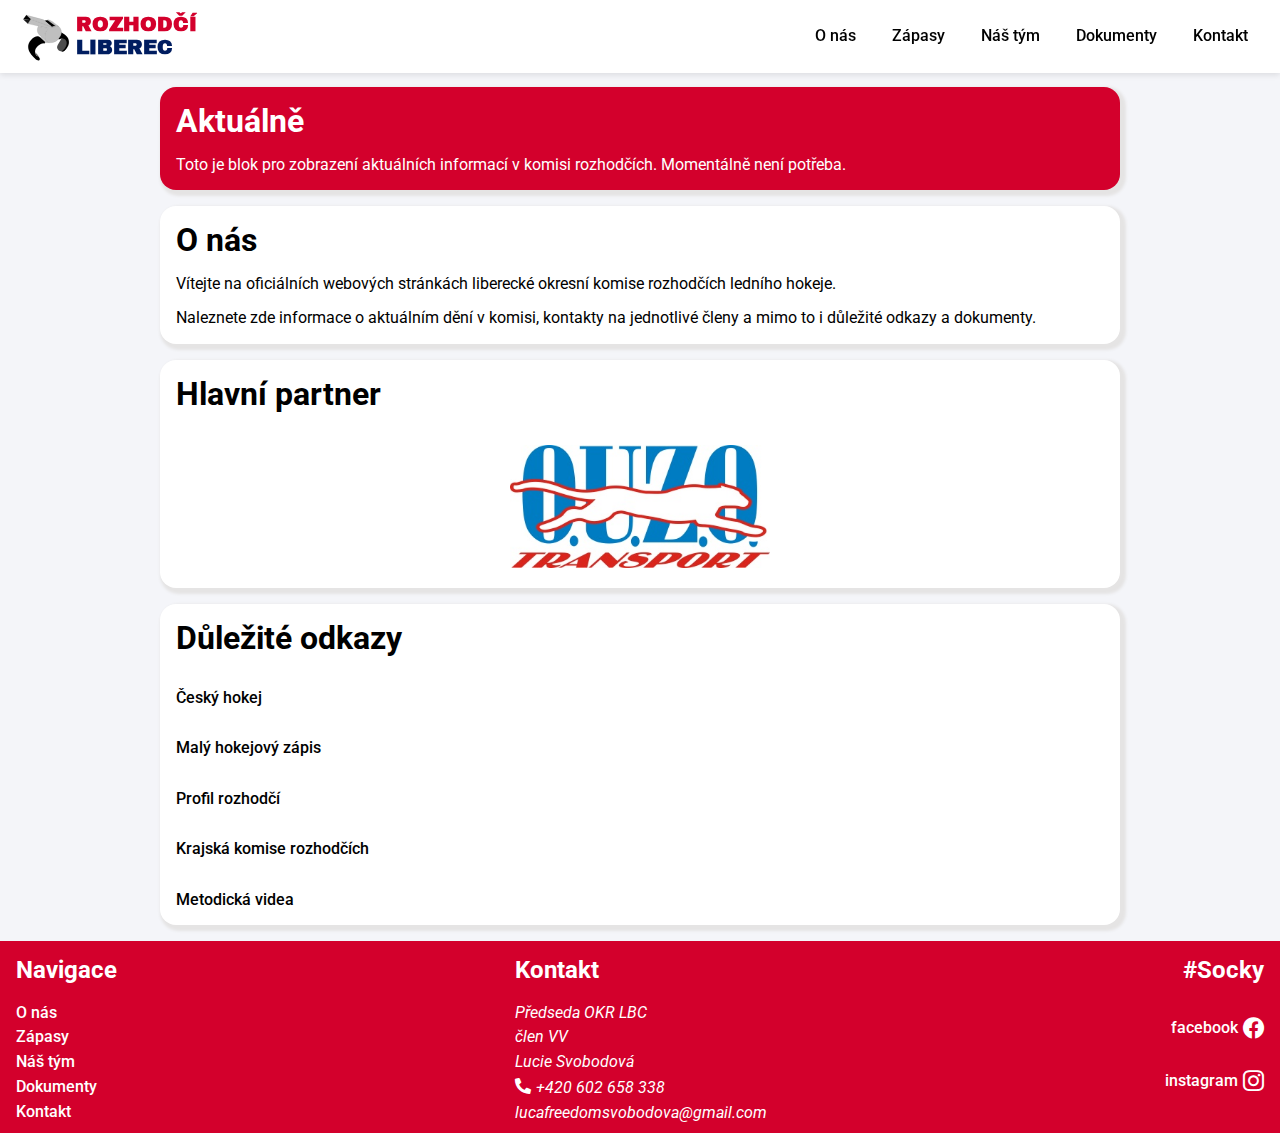
<file: index.html>
<!DOCTYPE html>
<html lang="cs">
<head>
    <meta charset="UTF-8">
    <meta name="keywords" content="rozhodčí, rozhodčí Liberec, rozhodčí ledního hokeje, rozhodčí hokej, rozhodčí hokej Liberec, rozhodčí ledního hokeje Liberec ">
    <meta name="description" content="Okresní komise rozhodčích ledního hokeje Liberec">
    <meta name=“robots“ content=“index, follow“>
    <meta name="viewport" content="width=device-width, initial-scale=1.0">    
    <title>Rozhodčí Liberec</title>

    <link rel="apple-touch-icon" sizes="180x180" href="/apple-touch-icon.png">
    <link rel="icon" type="image/png" sizes="32x32" href="/favicon-32x32.png">
    <link rel="icon" type="image/png" sizes="16x16" href="/favicon-16x16.png">
    <link rel="manifest" href="/site.webmanifest">
    <link rel="mask-icon" href="/safari-pinned-tab.svg" color="#5bbad5">
    <meta name="msapplication-TileColor" content="#da532c">
    <meta name="theme-color" content="#ffffff">

    <link rel="stylesheet" href="./css/normalize.css?v=2">
    <link rel="stylesheet" href="./css/typography.css?v=2">
    <link rel="stylesheet" href="./icomoon/style.css?v=2">
    <link rel="stylesheet" href="./css/styles.css?v=2">
    <link rel="stylesheet" href="./css/layout.css?v=2">

    <!-- Cookie Consent by https://www.freeprivacypolicy.com/ -->
<script type="text/javascript" src="//www.freeprivacypolicy.com/public/cookie-consent/4.0.0/cookie-consent.js" charset="UTF-8"></script>
<script type="text/javascript" charset="UTF-8">
document.addEventListener('DOMContentLoaded', function () {
cookieconsent.run({"notice_banner_type":"simple","consent_type":"express","palette":"light","language":"cs","page_load_consent_levels":["strictly-necessary"],"notice_banner_reject_button_hide":false,"preferences_center_close_button_hide":false,"website_name":"Rozhodčí Liberec"});
});
</script>

<!-- Google Analytics -->
<script type="text/plain" cookie-consent="tracking" async src="https://www.googletagmanager.com/gtag/js?id=G-J4FQRF6LSD%22%3E</script>
<script type="text/plain" cookie-consent="tracking">
  window.dataLayer = window.dataLayer || [];
  function gtag(){dataLayer.push(arguments);}
  gtag('js', new Date());

  gtag('config', 'G-J4FQRF6LSD');
</script>
<!-- end of Google Analytics-->

<noscript>Cookie Consent by <a href="https://www.freeprivacypolicy.com/free-cookie-consent/" rel="nofollow noopener">FreePrivacyPolicy.com</a></noscript>
<!-- End Cookie Consent -->
</head>
<body>
    <header>
        <div class="logo_rlh">
            <a href="./index.html"><div class="komise"><img src="./media/logo_ref.svg" alt="ROZHODČÍ LIBEREC" class="logo"><h1><span class="RH">Rozhodčí</span><br><span class="LBC">Liberec</span></h1></div></a>
        </div>
        <div class="hamburger">
            <a href="#" onclick="menuOnOff()"><img src="./media/hamburger.svg" alt="menu button"></a>
        </div>
        <div class="topnav hidden" id="myTopnav">
            <ul>
                <li><a href="./index.html">O nás</a></li>
                <li><a href="https://hokejovyzapis.cz/seznam-zapasu" target="_blank">Zápasy</a></li>
                <li><a href="./team.html">Náš tým</a></li>
                <li><a href="./documents.html">Dokumenty</a></li>
                <li><a href="./contact.html">Kontakt</a></li>
            </ul>
        </div>
    </header>
    <main>
        <h1>Rozhodčí Liberec</h1>
        <div class="info actuall">
            <h2>Aktuálně</h2>
            <p>Toto je blok pro zobrazení aktuálních informací v komisi rozhodčích. Momentálně není potřeba.</p>
        </div>
        <div class="info">
            <h2>O nás</h2>
            <p>Vítejte na oficiálních webových stránkách liberecké okresní komise rozhodčích ledního hokeje.</p>
            <p>Naleznete zde informace o aktuálním dění v komisi, kontakty na jednotlivé členy a mimo to i důležité odkazy a dokumenty.</p>
        </div>
        <div class="info">
            <h2>Hlavní partner</h2>
            <div class="logo_partner">
                <a href="http://www.ouzo-transport.cz/" target="_blank"><img src="./media/logo_ouzo.jpg" alt="OUZO TRANSPORT"></a>
            </div>
        </div>
        <div class="info">
            <h2>Důležité odkazy</h2>
            <ul>
                <li><a href="https://www.ceskyhokej.cz/" target="_blank">Český hokej</a></li>
                <li><a href="https://maly.hokejovyzapis.cz/#!/" target="_blank">Malý hokejový zápis</a></li>
                <li><a href="https://rozhodci.ceskyhokej.cz/session/sign/in?backlink=o8i7r" target="_blank">Profil rozhodčí</a></li>
                <li><a href="http://liberecky.ceskyhokej.cz/komise-rozhodcich/s58" target="_blank">Krajská komise rozhodčích</a></li>
                <li><a href="https://www.ceskyhokej.cz/rozhodci/metodicka-videa" target="_blank">Metodická videa</a></li>
            </ul>
        </div>
    </main>
    <footer>
        <div class="footer_wrap">
            <div class="footer_top">
                <h3>Navigace</h3>
                <ul>
                    <li><a href="./index.html">O nás</a></li>
                    <li><a href="https://hokejovyzapis.cz/seznam-zapasu" target="_blank">Zápasy</a></li>
                    <li><a href="./team.html">Náš tým</a></li>
                    <li><a href="./documents.html">Dokumenty</a></li>
                    <li><a href="./contact.html">Kontakt</a></li>
                </ul>
            </div>
            <div class="footer_top">
                <h3>Kontakt</h3>
                <address>
                    <p>Předseda OKR LBC</p>
                    <p>člen VV</p>
                    <p>Lucie Svobodová</p>
                    <p><a href="tel:+420602658338"><span class="icon-icon_phone_white"></span>+420 602 658 338</a></p>
                    <p><a href="mailto://lucafreedomsvobodova@gmail.com">lucafreedomsvobodova@gmail.com</a></p>
                </address>
            </div>
            <div class="footer_soc">
                <h3>#Socky</h3>
                <div class="fb">
                    <a href="https://www.facebook.com/Rozhodciliberec" target="_blank">facebook<span class="icon-icon_fb"></span></a>
                </div>
                <div class="ig">
                    <a href="https://www.instagram.com/rozhodciliberec/" target="_blank">instagram<span class="icon-icon_ig"></span></a>
                </div>
            </div>
        </div>
    </footer>
    <script>
        let menuOnOff = function() {
            document.getElementById("myTopnav").classList.toggle("hidden");
        }
    </script>
</body>
</html>
</file>
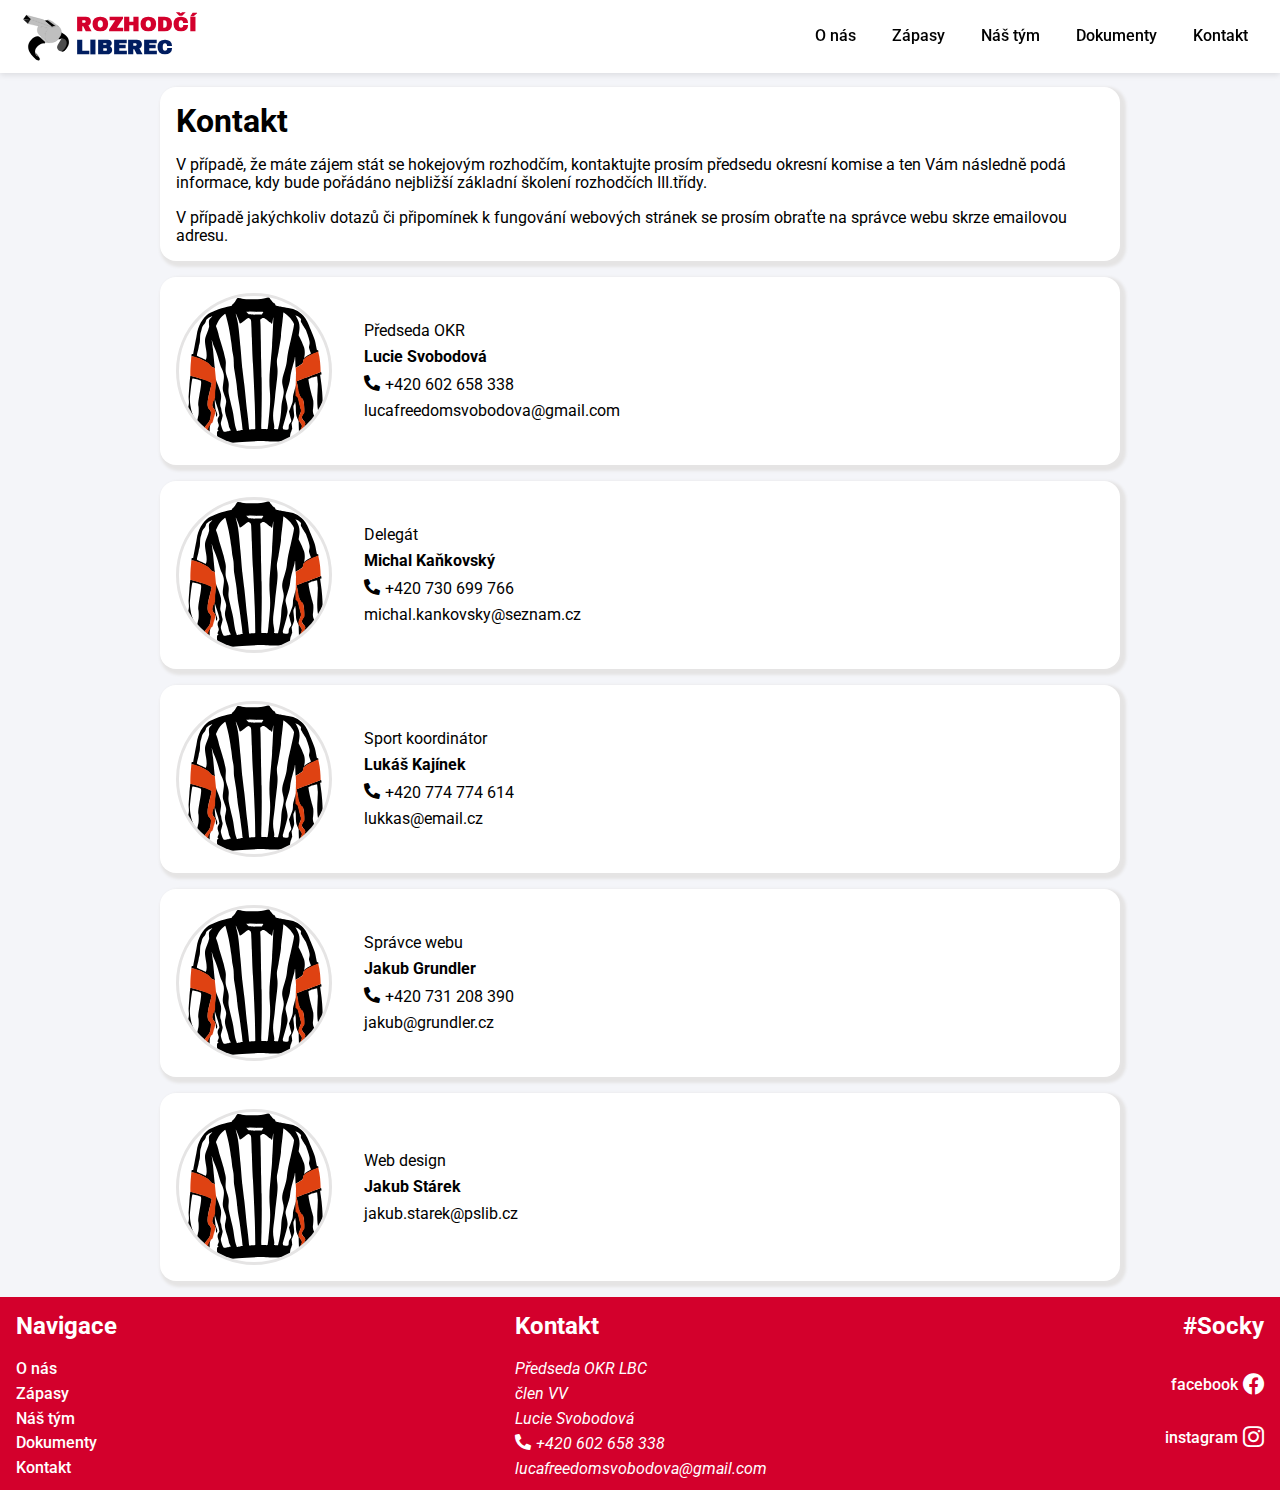
<file: contact.html>
<!DOCTYPE html>
<html lang="cs">
<head>
    <meta charset="UTF-8">
    <meta name="keywords" content="rozhodčí, rozhodčí Liberec, rozhodčí ledního hokeje, rozhodčí hokej, rozhodčí hokej Liberec, rozhodčí ledního hokeje Liberec ">
    <meta name="description" content="Okresní komise rozhodčích ledního hokeje Liberec">
    <meta name=“robots“ content=“index, follow“>
    <meta name="viewport" content="width=device-width, initial-scale=1.0">    
    <title>Rozhodčí Liberec | Kontakt</title>

    <link rel="apple-touch-icon" sizes="180x180" href="/apple-touch-icon.png">
    <link rel="icon" type="image/png" sizes="32x32" href="/favicon-32x32.png">
    <link rel="icon" type="image/png" sizes="16x16" href="/favicon-16x16.png">
    <link rel="manifest" href="/site.webmanifest">
    <link rel="mask-icon" href="/safari-pinned-tab.svg" color="#5bbad5">
    <meta name="msapplication-TileColor" content="#da532c">
    <meta name="theme-color" content="#ffffff">

    <link rel="stylesheet" href="./css/normalize.css?v=2">
    <link rel="stylesheet" href="./css/typography.css?v=2">
    <link rel="stylesheet" href="./icomoon/style.css?v=2">
    <link rel="stylesheet" href="./css/styles.css?v=2">
    <link rel="stylesheet" href="./css/layout.css?v=2">

    <!-- Cookie Consent by https://www.freeprivacypolicy.com/ -->
<script type="text/javascript" src="//www.freeprivacypolicy.com/public/cookie-consent/4.0.0/cookie-consent.js" charset="UTF-8"></script>
<script type="text/javascript" charset="UTF-8">
document.addEventListener('DOMContentLoaded', function () {
cookieconsent.run({"notice_banner_type":"simple","consent_type":"express","palette":"light","language":"cs","page_load_consent_levels":["strictly-necessary"],"notice_banner_reject_button_hide":false,"preferences_center_close_button_hide":false,"website_name":"Rozhodčí Liberec"});
});
</script>

<!-- Google Analytics -->
<script type="text/plain" cookie-consent="tracking" async src="https://www.googletagmanager.com/gtag/js?id=G-J4FQRF6LSD%22%3E</script>
<script type="text/plain" cookie-consent="tracking">
  window.dataLayer = window.dataLayer || [];
  function gtag(){dataLayer.push(arguments);}
  gtag('js', new Date());

  gtag('config', 'G-J4FQRF6LSD');
</script>
<!-- end of Google Analytics-->

<noscript>Cookie Consent by <a href="https://www.freeprivacypolicy.com/free-cookie-consent/" rel="nofollow noopener">FreePrivacyPolicy.com</a></noscript>
<!-- End Cookie Consent -->
</head>
<body>
    <header>
        <div class="logo_rlh">
            <a href="./index.html"><div class="komise"><img src="./media/logo_ref.svg" alt="ROZHODČÍ LIBEREC" class="logo"><h1><span class="RH">Rozhodčí</span><br><span class="LBC">Liberec</span></h1></div></a>
        </div>
        <div class="hamburger">
            <a href="#" onclick="menuOnOff()"><img src="./media/hamburger.svg" alt="menu button"></a>
        </div>
        <div class="topnav hidden" id="myTopnav">
            <ul>
                <li><a href="./index.html">O nás</a></li>
                <li><a href="https://hokejovyzapis.cz/seznam-zapasu" target="_blank">Zápasy</a></li> 
                <li><a href="./team.html">Náš tým</a></li>  
                <li><a href="./documents.html">Dokumenty</a></li>   
                <li><a href="./contact.html">Kontakt</a></li>
            </ul>
        </div>
    </header>
    <main>
        <div class="info">
            <h2>Kontakt</h2>
            <p>V případě, že máte zájem stát se hokejovým rozhodčím, kontaktujte prosím předsedu okresní komise a ten Vám následně podá informace, kdy bude pořádáno nejbližší základní školení rozhodčích III.třídy.</p>
            <p>V případě jakýchkoliv dotazů či připomínek k fungování webových stránek se prosím obraťte na správce webu skrze emailovou adresu.</p>
        </div>
        <figure class="contact">
            <div class="profil_photo">
                <img src="./media/referee_jersey_icon.svg" alt="foto_předseda">
            </div>
            <div class="personal_1">
                <p>Předseda OKR</p>
                <p><b>Lucie Svobodová</b></p>
                <p><a href="tel:+420602658338"><span class="icon-icon_phone_black"></span>+420 602 658 338</a></p>
                <p><a href="mailto://lucafreedomsvobodova@gmail.com">lucafreedomsvobodova@gmail.com</a></p>
            </div>
        </figure>
        <figure class="contact">
            <div class="profil_photo">
                <img src="./media/referee_jersey_icon.svg" alt="foto_delegát">
            </div>
            <div class="personal_1">
                <p>Delegát</p>
                <p><b>Michal Kaňkovský</b></p>
                <p><a href="tel:+420730699766"><span class="icon-icon_phone_black"></span>+420 730 699 766</a></p>
                <p><a href="mailto://michal.kankovsky@seznam.cz">michal.kankovsky@seznam.cz</a></p>
            </div>
        </figure>
        <figure class="contact">
            <div class="profil_photo">
                <img src="./media/referee_jersey_icon.svg" alt="foto_předseda">
            </div>
            <div class="personal_1">
                <p>Sport koordinátor</p>
                <p><b>Lukáš Kajínek</b></p>
                <p><a href="tel:+420774774614"><span class="icon-icon_phone_black"></span>+420 774 774 614</a></p>
                <p><a href="mailto://lukkas@email.cz">lukkas@email.cz</a></p>
            </div>
        </figure>
        <figure class="contact">
            <div class="profil_photo">
                <img src="./media/referee_jersey_icon.svg" alt="foto_správce">
            </div>
            <div class="personal_1">
                <p>Správce webu</p>
                <p><b>Jakub Grundler</b></p>
                <p><a href="tel:+420731208390"><span class="icon-icon_phone_black"></span>+420 731 208 390</a></p>
                <p><a href="mailto://jakub@grundler.cz">jakub@grundler.cz</a></p>
            </div>
        </figure>
        <figure class="contact">
            <div class="profil_photo">
                <img src="./media/referee_jersey_icon.svg" alt="foto_správce">
            </div>
            <div class="personal_1">
                <p>Web design</p>
                <p><b>Jakub Stárek</b></p>
                <p><a href="mailto://jakub.starek@pslib.cz">jakub.starek@pslib.cz</a></p>
            </div>
        </figure>
    </main>
    <footer>
        <div class="footer_wrap">
            <div class="footer_top">
                <h2>Navigace</h2>
                <ul>
                    <li><a href="./index.html">O nás</a></li>
                    <li><a href="https://hokejovyzapis.cz/seznam-zapasu" target="_blank">Zápasy</a></li>
                    <li><a href="./team.html">Náš tým</a></li>
                    <li><a href="./documents.html">Dokumenty</a></li>
                    <li><a href="./contact.html">Kontakt</a></li>
                </ul>
            </div>
            <div class="footer_top">
                <h2>Kontakt</h2>
                <address>
                    <p>Předseda OKR LBC</p>
                    <p>člen VV</p>
                    <p>Lucie Svobodová</p>
                    <p><a href="tel:+420602658338"><span class="icon-icon_phone_white"></span>+420 602 658 338</a></p>
                    <p><a href="mailto://lucafreedomsvobodova@gmail.com">lucafreedomsvobodova@gmail.com</a></p>
                </address>
            </div>
            <div class="footer_soc">
                <h2>#Socky</h2>
                <div class="fb">
                    <a href="https://www.facebook.com/Rozhodciliberec" target="_blank">facebook<span class="icon-icon_fb"></span></a>
                </div>
                <div class="ig">
                    <a href="https://www.instagram.com/rozhodciliberec/" target="_blank">instagram<span class="icon-icon_ig"></span></a>
                </div>
            </div>
        </div>
    </footer>
    <script>
        let menuOnOff = function() {
            document.getElementById("myTopnav").classList.toggle("hidden");
        }
    </script>
</body>
</html>
</file>
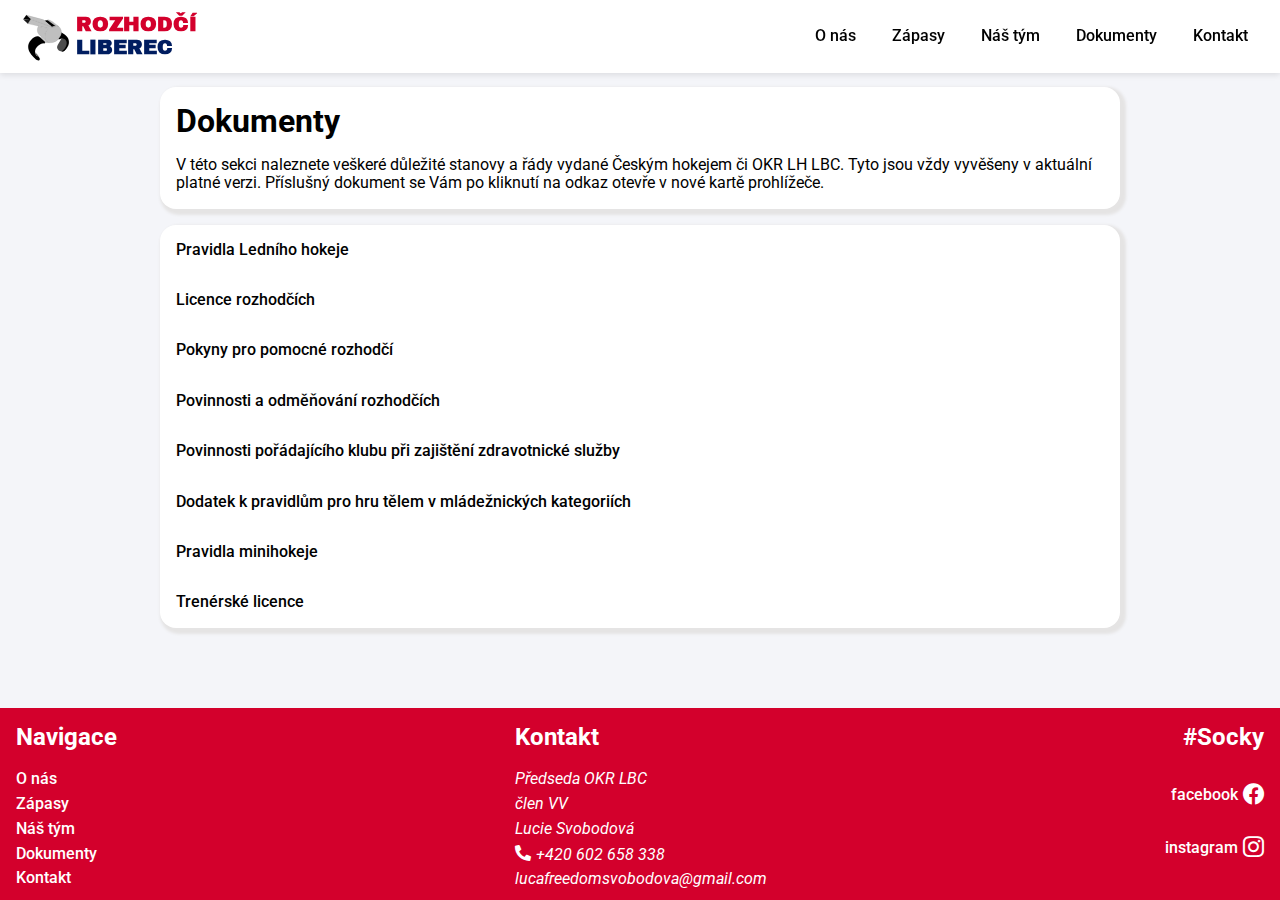
<file: documents.html>
<!DOCTYPE html>
<html lang="cs">
<head>
    <meta charset="UTF-8">
    <meta name="keywords" content="rozhodčí, rozhodčí Liberec, rozhodčí ledního hokeje, rozhodčí hokej, rozhodčí hokej Liberec, rozhodčí ledního hokeje Liberec ">
    <meta name="description" content="Okresní komise rozhodčích ledního hokeje Liberec">
    <meta name=“robots“ content=“index, follow“>
    <meta name="viewport" content="width=device-width, initial-scale=1.0">    
    <title>Rozhodčí Liberec | Dokumenty</title>

    <link rel="apple-touch-icon" sizes="180x180" href="/apple-touch-icon.png">
    <link rel="icon" type="image/png" sizes="32x32" href="/favicon-32x32.png">
    <link rel="icon" type="image/png" sizes="16x16" href="/favicon-16x16.png">
    <link rel="manifest" href="/site.webmanifest">
    <link rel="mask-icon" href="/safari-pinned-tab.svg" color="#5bbad5">
    <meta name="msapplication-TileColor" content="#da532c">
    <meta name="theme-color" content="#ffffff">

    <link rel="stylesheet" href="./css/normalize.css?v=2">
    <link rel="stylesheet" href="./css/typography.css?v=2">
    <link rel="stylesheet" href="./icomoon/style.css?v=2">
    <link rel="stylesheet" href="./css/styles.css?v=2">
    <link rel="stylesheet" href="./css/layout.css?v=2">

    <!-- Cookie Consent by https://www.freeprivacypolicy.com/ -->
<script type="text/javascript" src="//www.freeprivacypolicy.com/public/cookie-consent/4.0.0/cookie-consent.js" charset="UTF-8"></script>
<script type="text/javascript" charset="UTF-8">
document.addEventListener('DOMContentLoaded', function () {
cookieconsent.run({"notice_banner_type":"simple","consent_type":"express","palette":"light","language":"cs","page_load_consent_levels":["strictly-necessary"],"notice_banner_reject_button_hide":false,"preferences_center_close_button_hide":false,"website_name":"Rozhodčí Liberec"});
});
</script>

<!-- Google Analytics -->
<script type="text/plain" cookie-consent="tracking" async src="https://www.googletagmanager.com/gtag/js?id=G-J4FQRF6LSD%22%3E</script>
<script type="text/plain" cookie-consent="tracking">
  window.dataLayer = window.dataLayer || [];
  function gtag(){dataLayer.push(arguments);}
  gtag('js', new Date());

  gtag('config', 'G-J4FQRF6LSD');
</script>
<!-- end of Google Analytics-->

<noscript>Cookie Consent by <a href="https://www.freeprivacypolicy.com/free-cookie-consent/" rel="nofollow noopener">FreePrivacyPolicy.com</a></noscript>
<!-- End Cookie Consent -->
</head>
<body>
    <header>
        <div class="logo_rlh">
            <a href="./index.html"><div class="komise"><img src="./media/logo_ref.svg" alt="ROZHODČÍ LIBEREC" class="logo"><h1><span class="RH">Rozhodčí</span><br><span class="LBC">Liberec</span></h1></div></a>
        </div>
        <div class="hamburger">
            <a href="#" onclick="menuOnOff()"><img src="./media/hamburger.svg" alt="menu button"></a>
        </div>
        <div class="topnav hidden" id="myTopnav">
            <ul>
                <li><a href="./index.html">O nás</a></li>
                <li><a href="https://hokejovyzapis.cz/seznam-zapasu" target="_blank">Zápasy</a></li> 
                <li><a href="./team.html">Náš tým</a></li>  
                <li><a href="./documents.html">Dokumenty</a></li>   
                <li><a href="./contact.html">Kontakt</a></li>
            </ul>
        </div>
    </header>
    <main>
        <div class="info">
            <h2>Dokumenty</h2>
            <p>V této sekci naleznete veškeré důležité stanovy a řády vydané Českým hokejem či OKR LH LBC. Tyto jsou vždy vyvěšeny v aktuální platné verzi. Příslušný dokument se Vám po kliknutí na odkaz otevře v nové kartě prohlížeče.</p>
        </div>
        <div class="info">
            <ul>
                <li><a href="./documents/cslh-pravidla2018-22.pdf" target="_blank">Pravidla Ledního hokeje</a></li>
                <li><a href="./documents/Licence_rozhodcich.pdf" target="_blank">Licence rozhodčích</a></li>
                <li><a href="./documents/pokynypomocnirozhodci-2020.pdf" target="_blank">Pokyny pro pomocné rozhodčí</a></li>
                <li><a href="./documents/Povinnosti_a_odmenovani_rozhodcich.pdf" target="_blank">Povinnosti a odměňování rozhodčích</a></li>
                <li><a href="./documents/Povinnosti_poradajiciho_klubu_pri_zajisteni_poradatelske_sluzby.pdf" target="_blank">Povinnosti pořádajícího klubu při zajištění zdravotnické služby</a></li>
                <li><a href="./documents/Pravidla_ledniho_hokeje_pro_hru_telem.pdf" target="_blank">Dodatek k pravidlům pro hru tělem v mládežnických kategoriích</a></li>
                <li><a href="./documents/Pravidla_minihokeje.pdf" target="_blank">Pravidla minihokeje</a></li>
                <li><a href="./documents/Trenerske_licence.pdf" target="_blank">Trenérské licence</a></li>
            </ul>
        </div>
    </main>
    <footer>
        <div class="footer_wrap">
            <div class="footer_top">
                <h2>Navigace</h2>
                <ul>
                    <li><a href="./index.html">O nás</a></li>
                    <li><a href="https://hokejovyzapis.cz/seznam-zapasu" target="_blank">Zápasy</a></li>
                    <li><a href="./team.html">Náš tým</a></li>
                    <li><a href="./documents.html">Dokumenty</a></li>
                    <li><a href="./contact.html">Kontakt</a></li>
                </ul>
            </div>
            <div class="footer_top">
                <h2>Kontakt</h2>
                <address>
                    <p>Předseda OKR LBC</p>
                    <p>člen VV</p>
                    <p>Lucie Svobodová</p>
                    <p><a href="tel:+420602658338"><span class="icon-icon_phone_white"></span>+420 602 658 338</a></p>
                    <p><a href="mailto://lucafreedomsvobodova@gmail.com">lucafreedomsvobodova@gmail.com</a></p>
                </address>
            </div>
            <div class="footer_soc">
                <h2>#Socky</h2>
                <div class="fb">
                    <a href="https://www.facebook.com/Rozhodciliberec" target="_blank">facebook<span class="icon-icon_fb"></span></a>
                </div>
                <div class="ig">
                    <a href="https://www.instagram.com/rozhodciliberec/" target="_blank">instagram<span class="icon-icon_ig"></span></a>
                </div>
            </div>
        </div>
    </footer>
    <script>
        let menuOnOff = function() {
            document.getElementById("myTopnav").classList.toggle("hidden");
        }
    </script>
</body>
</html>
</file>
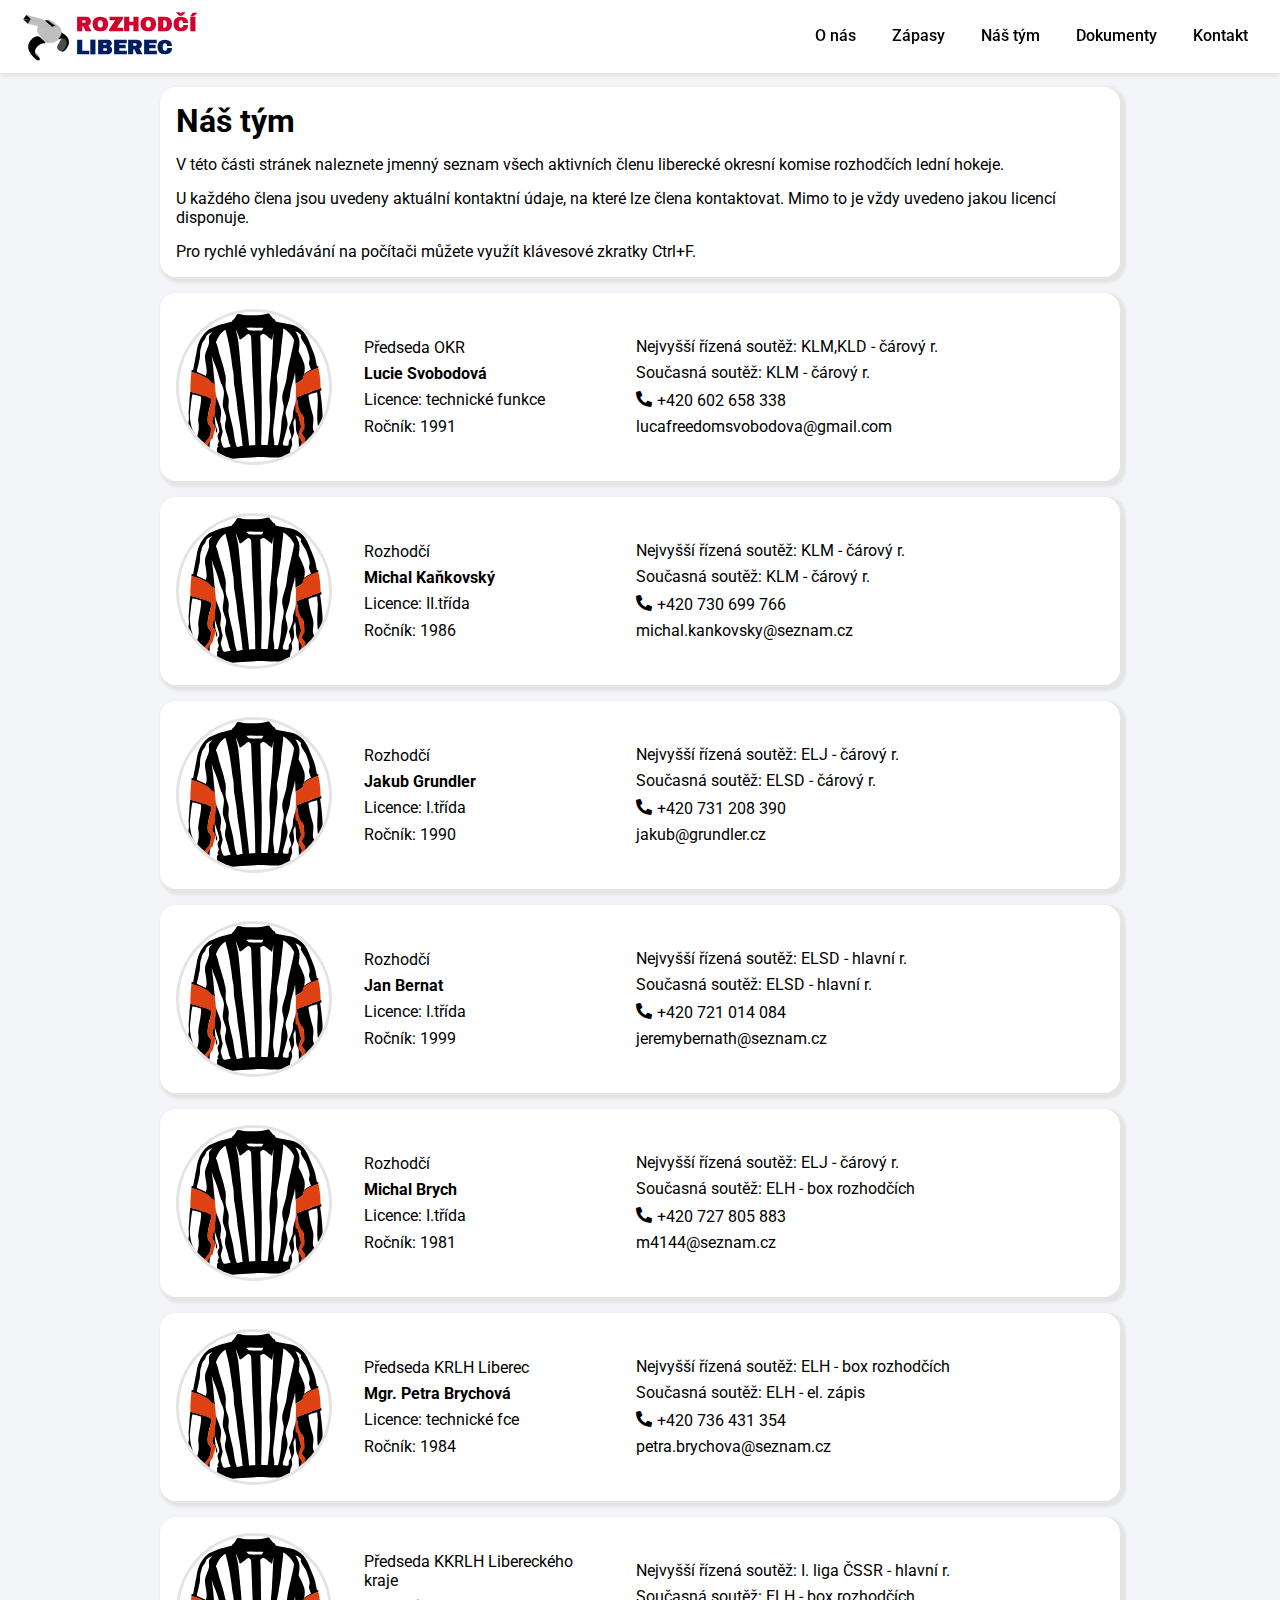
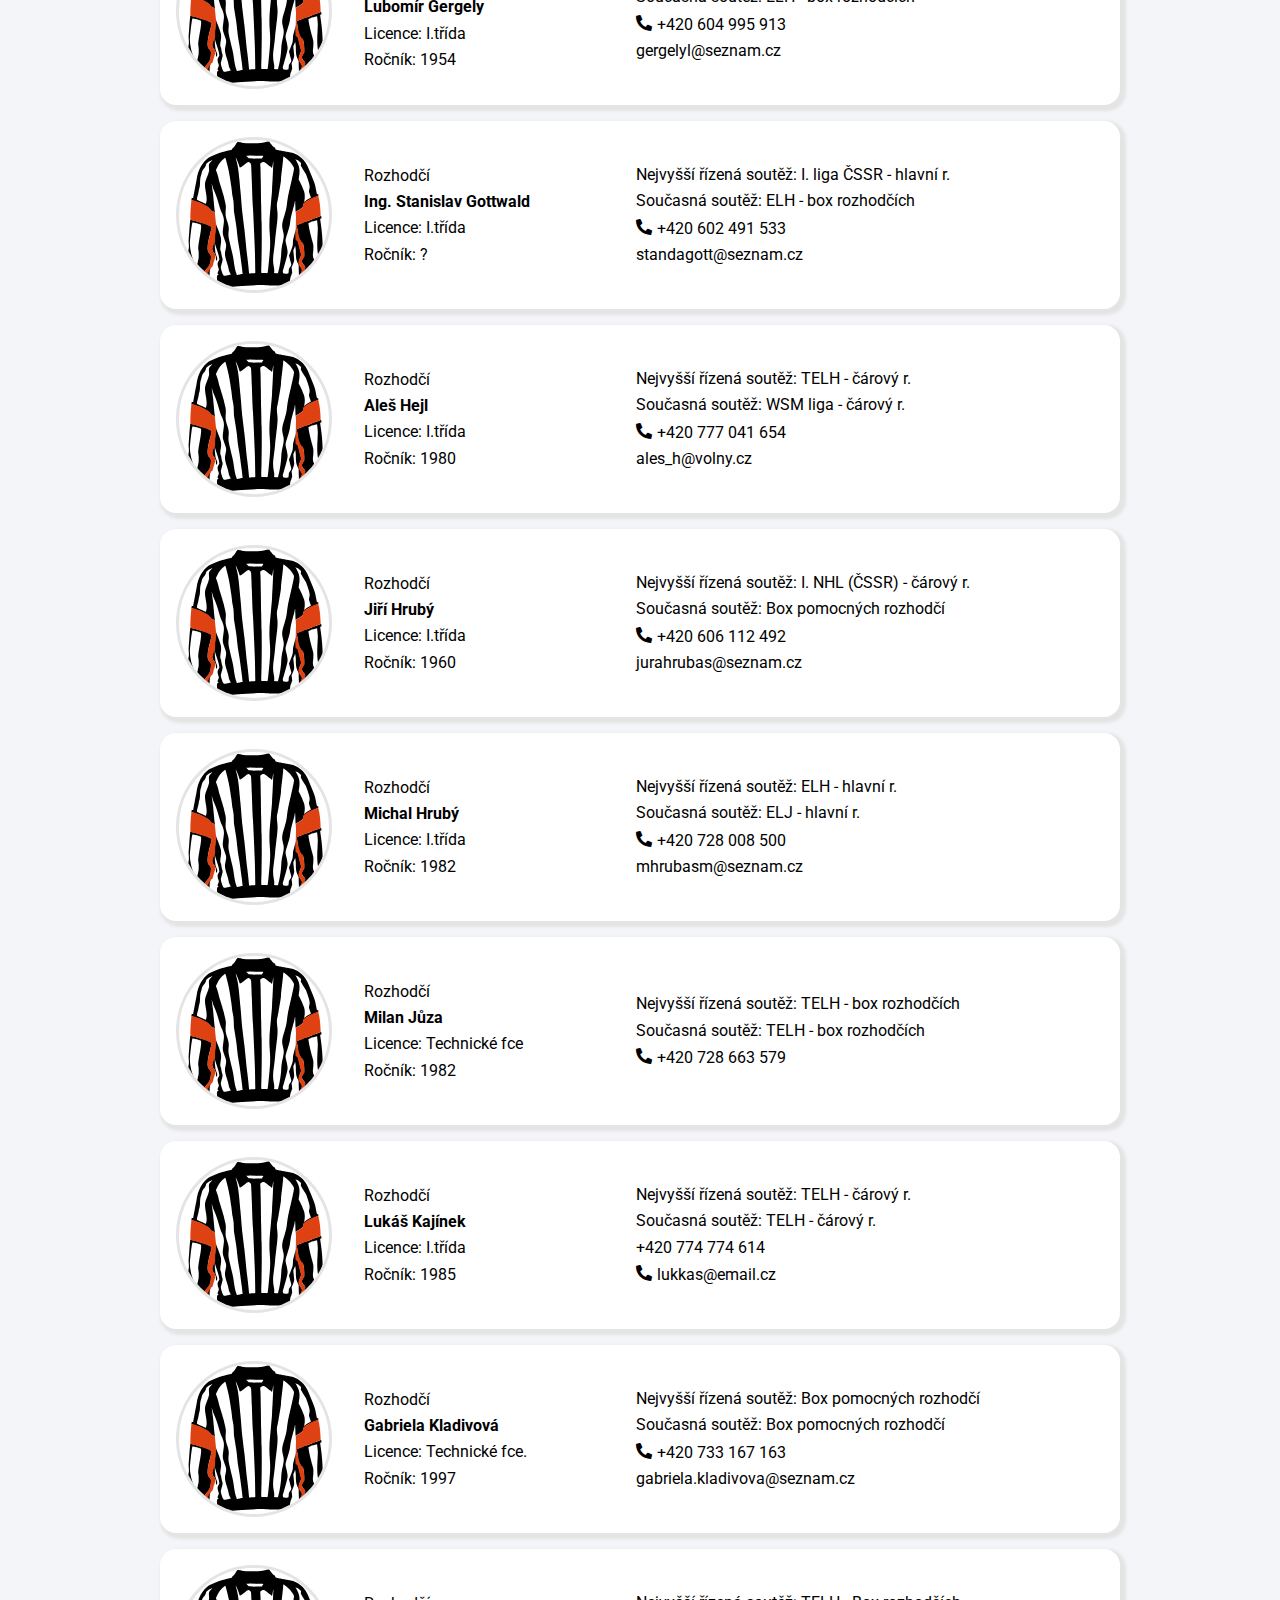
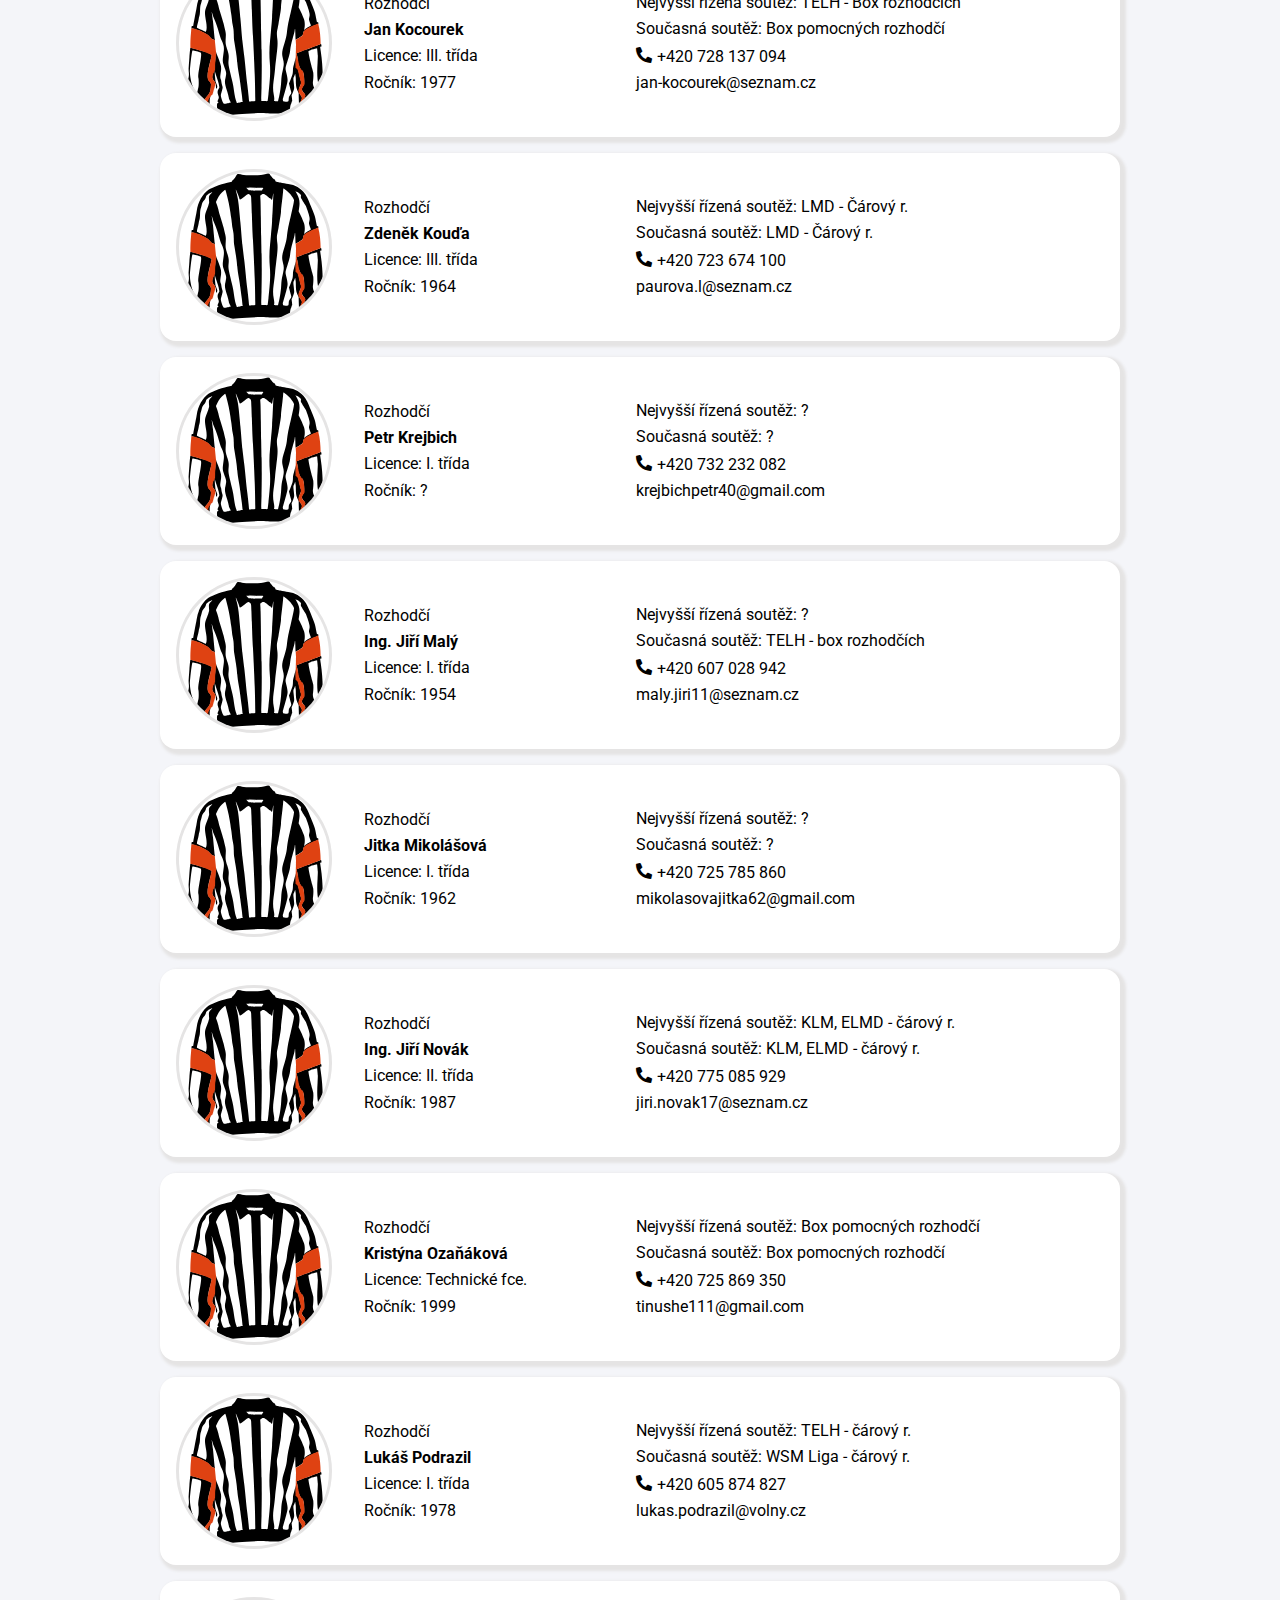
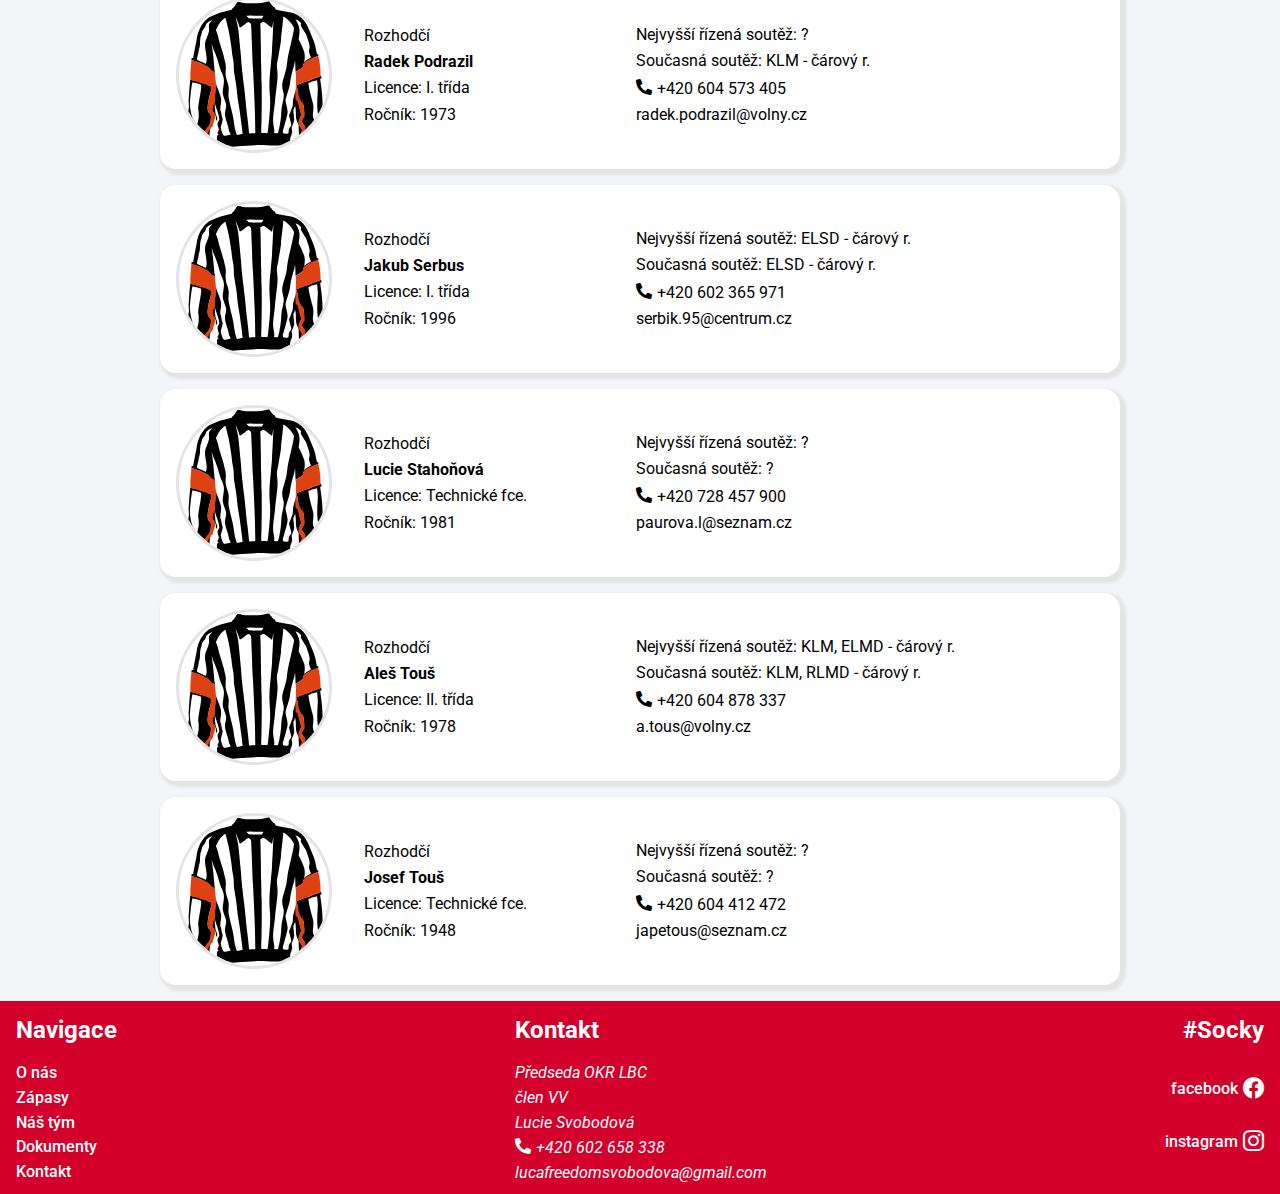
<file: team.html>
<!DOCTYPE html>
<html lang="cs">
<head>
    <meta charset="UTF-8">
    <meta name="keywords" content="rozhodčí, rozhodčí Liberec, rozhodčí ledního hokeje, rozhodčí hokej, rozhodčí hokej Liberec, rozhodčí ledního hokeje Liberec ">
    <meta name="description" content="Okresní komise rozhodčích ledního hokeje Liberec">
    <meta name=“robots“ content=“index, follow“>
    <meta name="viewport" content="width=device-width, initial-scale=1.0">    
    <title>Rozhodčí Liberec | Náš tým</title>

    <link rel="apple-touch-icon" sizes="180x180" href="/apple-touch-icon.png">
    <link rel="icon" type="image/png" sizes="32x32" href="/favicon-32x32.png">
    <link rel="icon" type="image/png" sizes="16x16" href="/favicon-16x16.png">
    <link rel="manifest" href="/site.webmanifest">
    <link rel="mask-icon" href="/safari-pinned-tab.svg" color="#5bbad5">
    <meta name="msapplication-TileColor" content="#da532c">
    <meta name="theme-color" content="#ffffff">

    <link rel="stylesheet" href="./css/normalize.css?v=2">
    <link rel="stylesheet" href="./css/typography.css?v=2">
    <link rel="stylesheet" href="./icomoon/style.css?v=2">
    <link rel="stylesheet" href="./css/styles.css?v=2">
    <link rel="stylesheet" href="./css/layout.css?v=2">

    <!-- Cookie Consent by https://www.freeprivacypolicy.com/ -->
<script type="text/javascript" src="//www.freeprivacypolicy.com/public/cookie-consent/4.0.0/cookie-consent.js" charset="UTF-8"></script>
<script type="text/javascript" charset="UTF-8">
document.addEventListener('DOMContentLoaded', function () {
cookieconsent.run({"notice_banner_type":"simple","consent_type":"express","palette":"light","language":"cs","page_load_consent_levels":["strictly-necessary"],"notice_banner_reject_button_hide":false,"preferences_center_close_button_hide":false,"website_name":"Rozhodčí Liberec"});
});
</script>

<!-- Google Analytics -->
<script type="text/plain" cookie-consent="tracking" async src="https://www.googletagmanager.com/gtag/js?id=G-J4FQRF6LSD%22%3E</script>
<script type="text/plain" cookie-consent="tracking">
  window.dataLayer = window.dataLayer || [];
  function gtag(){dataLayer.push(arguments);}
  gtag('js', new Date());

  gtag('config', 'G-J4FQRF6LSD');
</script>
<!-- end of Google Analytics-->

<noscript>Cookie Consent by <a href="https://www.freeprivacypolicy.com/free-cookie-consent/" rel="nofollow noopener">FreePrivacyPolicy.com</a></noscript>
<!-- End Cookie Consent -->
</head>
<body>
    <header>
        <div class="logo_rlh">
            <a href="./index.html"><div class="komise"><img src="./media/logo_ref.svg" alt="ROZHODČÍ LIBEREC" class="logo"><h1><span class="RH">Rozhodčí</span><br><span class="LBC">Liberec</span></h1></div></a>
        </div>
        <div class="hamburger">
            <a href="#" onclick="menuOnOff()"><span class="icon-hamburger"></span></a>
        </div>
        <div class="topnav hidden" id="myTopnav">
            <ul>
                <li><a href="./index.html">O nás</a></li>
                <li><a href="https://hokejovyzapis.cz/seznam-zapasu" target="_blank">Zápasy</a></li> 
                <li><a href="./team.html">Náš tým</a></li>  
                <li><a href="./documents.html">Dokumenty</a></li>   
                <li><a href="./contact.html">Kontakt</a></li>
            </ul>
        </div>
    </header>
    <main>
        <div class="info">
            <h2>Náš tým</h2>
            <p>V této části stránek naleznete jmenný seznam všech aktivních členu liberecké okresní komise rozhodčích lední hokeje.</p>
            <p>U každého člena jsou uvedeny aktuální kontaktní údaje, na které lze člena kontaktovat. Mimo to je vždy uvedeno jakou licencí disponuje.</p>
            <p>Pro rychlé vyhledávání na počítači můžete využít klávesové zkratky Ctrl+F.</p>
        </div>
        <figure class="card">
            <div class="profil_card">
                <img src="./media/referee_jersey_icon.svg" alt="foto_předseda">
            </div>
                <div class="card_personal_1">
                    <p>Předseda OKR</p>
                    <p><b>Lucie Svobodová</b></p>
                    <p>Licence: technické funkce</p>
                    <p>Ročník: 1991</p>
                </div>
                <div class="card_personal_2">
                    <p>Nejvyšší řízená soutěž: KLM,KLD - čárový r.</p>
                    <p>Současná soutěž: KLM - čárový r.</p>
                    <p><a href="tel:+420602658338"><span class="icon-icon_phone_black"></span>+420 602 658 338</a></p>
                    <p><a href="mailto://lucafreedomsvobodova@gmail.com">lucafreedomsvobodova@gmail.com</a></p>
                </div>
        </figure>
        <figure class="card">
            <div class="profil_card">
                <img src="./media/referee_jersey_icon.svg" alt="foto_delegát">
            </div>
            <div class="card_personal_1">
                <p>Rozhodčí</p>
                <p><b>Michal Kaňkovský</b></p>
                <p>Licence: II.třída</p>
                <p>Ročník: 1986</p>
            </div>
            <div class="card_personal_2">
                <p>Nejvyšší řízená soutěž: KLM - čárový r.</p>
                <p>Současná soutěž: KLM - čárový r.</p>
                <p><a href="tel:+420730699766"><span class="icon-icon_phone_black"></span>+420 730 699 766</a></p>
                <p><a href="mailto://michal.kankovsky@seznam.cz">michal.kankovsky@seznam.cz</a></p>
            </div>
        </figure>
        <figure class="card">
            <div class="profil_card">
                <img src="./media/referee_jersey_icon.svg" alt="foto_člen">
            </div>
            <div class="card_personal_1">
                <p>Rozhodčí</p>
                <p><b>Jakub Grundler</b></p>
                <p>Licence: I.třída</p>
                <p>Ročník: 1990</p>
            </div>
            <div class="card_personal_2">
                <p>Nejvyšší řízená soutěž: ELJ - čárový r.</p>
                <p>Současná soutěž: ELSD - čárový r.</p>
                <p><a href="tel:+420731208390"><span class="icon-icon_phone_black"></span>+420 731 208 390</a></p>
                <p><a href="mailto://jakub@grundler.cz">jakub@grundler.cz</a></p>
            </div>
        </figure>
        <figure class="card">
            <div class="profil_card">
                <img src="./media/referee_jersey_icon.svg" alt="foto_člen">
            </div>
            <div class="card_personal_1">
                <p>Rozhodčí</p>
                <p><b>Jan Bernat</b></p>
                <p>Licence: I.třída</p>
                <p>Ročník: 1999</p>
            </div>
            <div class="card_personal_2">
                <p>Nejvyšší řízená soutěž: ELSD - hlavní r.</p>
                <p>Současná soutěž: ELSD - hlavní r.</p>
                <p><a href="tel:+420721014084"><span class="icon-icon_phone_black"></span>+420 721 014 084</a></p>
                <p><a href="mailto://jeremybernath@seznam.cz">jeremybernath@seznam.cz</a></p>
            </div>
        </figure>
        <figure class="card">
            <div class="profil_card">
                <img src="./media/referee_jersey_icon.svg" alt="foto_člen">
            </div>
            <div class="card_personal_1">
                <p>Rozhodčí</p>
                <p><b>Michal Brych</b></p>
                <p>Licence: I.třída</p>
                <p>Ročník: 1981</p>
            </div>
            <div class="card_personal_2">
                <p>Nejvyšší řízená soutěž: ELJ - čárový r.</p>
                <p>Současná soutěž: ELH - box rozhodčích</p>
                <p><a href="tel:+420727805883"><span class="icon-icon_phone_black"></span>+420 727 805 883</a></p>
                <p><a href="mailto://m4144@seznam.cz">m4144@seznam.cz</a></p>
            </div>
        </figure>
        <figure class="card">
            <div class="profil_card">
                <img src="./media/referee_jersey_icon.svg" alt="foto_člen">
            </div>
            <div class="card_personal_1">
                <p>Předseda KRLH Liberec</p>
                <p><b>Mgr. Petra Brychová</b></p>
                <p>Licence: technické fce</p>
                <p>Ročník: 1984</p>
            </div>
            <div class="card_personal_2">
                <p>Nejvyšší řízená soutěž: ELH - box rozhodčích</p>
                <p>Současná soutěž: ELH - el. zápis</p>
                <p><a href="tel:+420736431354"><span class="icon-icon_phone_black"></span>+420 736 431 354</a></p>
                <p><a href="mailto://petra.brychova@seznam.cz">petra.brychova@seznam.cz</a></p>
            </div>
        </figure>
        <figure class="card">
            <div class="profil_card">
                <img src="./media/referee_jersey_icon.svg" alt="foto_člen">
            </div>
            <div class="card_personal_1">
                <p>Předseda KKRLH Libereckého kraje</p>
                <p><b>Lubomír Gergely</b></p>
                <p>Licence: I.třída</p>
                <p>Ročník: 1954</p>
            </div>
            <div class="card_personal_2">
                <p>Nejvyšší řízená soutěž: I. liga ČSSR - hlavní r.</p>
                <p>Současná soutěž: ELH - box rozhodčích</p>
                <p><a href="tel:+420604995913"><span class="icon-icon_phone_black"></span>+420 604 995 913</a></p>
                <p><a href="mailto://gergelyl@seznam.cz">gergelyl@seznam.cz</a></p>
            </div>
        </figure>
        <figure class="card">
            <div class="profil_card">
                <img src="./media/referee_jersey_icon.svg" alt="foto_člen">
            </div>
            <div class="card_personal_1">
                <p>Rozhodčí</p>
                <p><b>Ing. Stanislav Gottwald</b></p>
                <p>Licence: I.třída</p>
                <p>Ročník: ?</p>
            </div>
            <div class="card_personal_2">
                <p>Nejvyšší řízená soutěž: I. liga ČSSR - hlavní r.</p>
                <p>Současná soutěž: ELH - box rozhodčích</p>
                <p><a href="tel:+420602491533"><span class="icon-icon_phone_black"></span>+420 602 491 533</a></p>
                <p><a href="mailto://standagott@seznam.cz">standagott@seznam.cz</a></p>
            </div>
        </figure>
        <figure class="card">
            <div class="profil_card">
                <img src="./media/referee_jersey_icon.svg" alt="foto_člen">
            </div>
            <div class="card_personal_1">
                <p>Rozhodčí</p>
                <p><b>Aleš Hejl</b></p>
                <p>Licence: I.třída</p>
                <p>Ročník: 1980</p>
            </div>
            <div class="card_personal_2">
                <p>Nejvyšší řízená soutěž: TELH - čárový r.</p>
                <p>Současná soutěž: WSM liga - čárový r.</p>
                <p><a href="tel:+420777041654"><span class="icon-icon_phone_black"></span>+420 777 041 654</a></p>
                <p><a href="mailto://ales_h@volny.cz">ales_h@volny.cz</a></p>
            </div>
        </figure>
        <figure class="card">
            <div class="profil_card">
                <img src="./media/referee_jersey_icon.svg" alt="foto_člen">
            </div>
            <div class="card_personal_1">
                <p>Rozhodčí</p>
                <p><b>Jiří Hrubý</b></p>
                <p>Licence: I.třída</p>
                <p>Ročník: 1960</p>
            </div>
            <div class="card_personal_2">
                <p>Nejvyšší řízená soutěž: I. NHL (ČSSR) - čárový r.</p>
                <p>Současná soutěž: Box pomocných rozhodčí</p>
                <p><a href="tel:+420606112492"><span class="icon-icon_phone_black"></span>+420 606 112 492</a></p>
                <p><a href="mailto://jurahrubas@seznam.cz">jurahrubas@seznam.cz</a></p>
            </div>
        </figure>
        <figure class="card">
            <div class="profil_card">
                <img src="./media/referee_jersey_icon.svg" alt="foto_člen">
            </div>
            <div class="card_personal_1">
                <p>Rozhodčí</p>
                <p><b>Michal Hrubý</b></p>
                <p>Licence: I.třída</p>
                <p>Ročník: 1982</p>
            </div>
            <div class="card_personal_2">
                <p>Nejvyšší řízená soutěž: ELH - hlavní r.</p>
                <p>Současná soutěž: ELJ - hlavní r.</p>
                <p><a href="tel:+420728008500"><span class="icon-icon_phone_black"></span>+420 728 008 500</a></p>
                <p><a href="mailto://mhrubasm@seznam.cz">mhrubasm@seznam.cz</a></p>
            </div>
        </figure>
        <figure class="card">
            <div class="profil_card">
                <img src="./media/referee_jersey_icon.svg" alt="foto_člen">
            </div>
            <div class="card_personal_1">
                <p>Rozhodčí</p>
                <p><b>Milan Jůza</b></p>
                <p>Licence: Technické fce</p>
                <p>Ročník: 1982</p>
            </div>
            <div class="card_personal_2">
                <p>Nejvyšší řízená soutěž: TELH - box rozhodčích</p>
                <p>Současná soutěž: TELH - box rozhodčích</p>
                <p><a href="tel:+420728663579"><span class="icon-icon_phone_black"></span>+420 728 663 579</a></p>
            </div>
        </figure>
        <figure class="card">
            <div class="profil_card">
                <img src="./media/referee_jersey_icon.svg" alt="foto_člen">
            </div>
            <div class="card_personal_1">
                <p>Rozhodčí</p>
                <p><b>Lukáš Kajínek</b></p>
                <p>Licence: I.třída</p>
                <p>Ročník: 1985</p>
            </div>
            <div class="card_personal_2">
                <p>Nejvyšší řízená soutěž: TELH - čárový r.</p>
                <p>Současná soutěž: TELH - čárový r.</p>
                <p><a href="tel:+420774774614">+420 774 774 614</a></p>
                <p><a href="mailto://lukkas@email.cz"><span class="icon-icon_phone_black"></span>lukkas@email.cz</a></p>
            </div>
        </figure>
        <figure class="card">
            <div class="profil_card">
                <img src="./media/referee_jersey_icon.svg" alt="foto_člen">
            </div>
            <div class="card_personal_1">
                <p>Rozhodčí</p>
                <p><b>Gabriela Kladivová</b></p>
                <p>Licence: Technické fce.</p>
                <p>Ročník: 1997</p>
            </div>
            <div class="card_personal_2">
                <p>Nejvyšší řízená soutěž: Box pomocných rozhodčí</p>
                <p>Současná soutěž: Box pomocných rozhodčí</p>
                <p><a href="tel:+420733167163"><span class="icon-icon_phone_black"></span>+420 733 167 163</a></p>
                <p><a href="mailto://gabriela.kladivova@seznam.cz">gabriela.kladivova@seznam.cz</a></p>
            </div>
        </figure>
        <figure class="card">
            <div class="profil_card">
                <img src="./media/referee_jersey_icon.svg" alt="foto_člen">
            </div>
            <div class="card_personal_1">
                <p>Rozhodčí</p>
                <p><b>Jan Kocourek</b></p>
                <p>Licence: III. třída</p>
                <p>Ročník: 1977</p>
            </div>
            <div class="card_personal_2">
                <p>Nejvyšší řízená soutěž: TELH - Box rozhodčích</p>
                <p>Současná soutěž: Box pomocných rozhodčí</p>
                <p><a href="tel:+420728137094"><span class="icon-icon_phone_black"></span>+420 728 137 094</a></p>
                <p><a href="mailto://jan-kocourek@seznam.cz">jan-kocourek@seznam.cz</a></p>
            </div>
        </figure>
        <figure class="card">
            <div class="profil_card">
                <img src="./media/referee_jersey_icon.svg" alt="foto_člen">
            </div>
            <div class="card_personal_1">
                <p>Rozhodčí</p>
                <p><b>Zdeněk Kouďa</b></p>
                <p>Licence: III. třída</p>
                <p>Ročník: 1964</p>
            </div>
            <div class="card_personal_2">
                <p>Nejvyšší řízená soutěž: LMD - Čárový r.</p>
                <p>Současná soutěž: LMD - Čárový r.</p>
                <p><a href="tel:+420723674100"><span class="icon-icon_phone_black"></span>+420 723 674 100</a></p>
                <p><a href="mailto://paurova.l@seznam.cz">paurova.l@seznam.cz</a></p>
            </div>
        </figure>
        <figure class="card">
            <div class="profil_card">
                <img src="./media/referee_jersey_icon.svg" alt="foto_člen">
            </div>
            <div class="card_personal_1">
                <p>Rozhodčí</p>
                <p><b>Petr Krejbich</b></p>
                <p>Licence: I. třída</p>
                <p>Ročník: ?</p>
            </div>
            <div class="card_personal_2">
                <p>Nejvyšší řízená soutěž: ?</p>
                <p>Současná soutěž: ?</p>
                <p><a href="tel:+420732232082"><span class="icon-icon_phone_black"></span>+420 732 232 082</a></p>
                <p><a href="mailto://krejbichpetr40@gmail.com">krejbichpetr40@gmail.com</a></p>
            </div>
        </figure>
        <figure class="card">
            <div class="profil_card">
                <img src="./media/referee_jersey_icon.svg" alt="foto_člen">
            </div>
            <div class="card_personal_1">
                <p>Rozhodčí</p>
                <p><b>Ing. Jiří Malý</b></p>
                <p>Licence: I. třída</p>
                <p>Ročník: 1954</p>
            </div>
            <div class="card_personal_2">
                <p>Nejvyšší řízená soutěž: ?</p>
                <p>Současná soutěž: TELH - box rozhodčích</p>
                <p><a href="tel:+420607028942"><span class="icon-icon_phone_black"></span>+420 607 028 942</a></p>
                <p><a href="mailto://maly.jiri11@seznam.cz">maly.jiri11@seznam.cz</a></p>
            </div>
        </figure>
        <figure class="card">
            <div class="profil_card">
                <img src="./media/referee_jersey_icon.svg" alt="foto_člen">
            </div>
            <div class="card_personal_1">
                <p>Rozhodčí</p>
                <p><b>Jitka Mikolášová</b></p>
                <p>Licence: I. třída</p>
                <p>Ročník: 1962</p>
            </div>
            <div class="card_personal_2">
                <p>Nejvyšší řízená soutěž: ?</p>
                <p>Současná soutěž: ?</p>
                <p><a href="tel:+420725785860"><span class="icon-icon_phone_black"></span>+420 725 785 860</a></p>
                <p><a href="mailto://mikolasovajitka62@gmail.com">mikolasovajitka62@gmail.com</a></p>
            </div>
        </figure>
        <figure class="card">
            <div class="profil_card">
                <img src="./media/referee_jersey_icon.svg" alt="foto_člen">
            </div>
            <div class="card_personal_1">
                <p>Rozhodčí</p>
                <p><b>Ing. Jiří Novák</b></p>
                <p>Licence: II. třída</p>
                <p>Ročník: 1987</p>
            </div>
            <div class="card_personal_2">
                <p>Nejvyšší řízená soutěž: KLM, ELMD - čárový r.</p>
                <p>Současná soutěž: KLM, ELMD - čárový r.</p>
                <p><a href="tel:+420775085929"><span class="icon-icon_phone_black"></span>+420 775 085 929</a></p>
                <p><a href="mailto://jiri.novak17@seznam.cz">jiri.novak17@seznam.cz</a></p>
            </div>
        </figure>
        <figure class="card">
            <div class="profil_card">
                <img src="./media/referee_jersey_icon.svg" alt="foto_člen">
            </div>
            <div class="card_personal_1">
                <p>Rozhodčí</p>
                <p><b>Kristýna Ozaňáková</b></p>
                <p>Licence: Technické fce.</p>
                <p>Ročník: 1999</p>
            </div>
            <div class="card_personal_2">
                <p>Nejvyšší řízená soutěž: Box pomocných rozhodčí</p>
                <p>Současná soutěž: Box pomocných rozhodčí</p>
                <p><a href="tel:+420725869350"><span class="icon-icon_phone_black"></span>+420 725 869 350</a></p>
                <p><a href="mailto://tinushe111@gmail.com">tinushe111@gmail.com</a></p>
            </div>
        </figure>
        <figure class="card">
            <div class="profil_card">
                <img src="./media/referee_jersey_icon.svg" alt="foto_člen">
            </div>
            <div class="card_personal_1">
                <p>Rozhodčí</p>
                <p><b>Lukáš Podrazil</b></p>
                <p>Licence: I. třída</p>
                <p>Ročník: 1978</p>
            </div>
            <div class="card_personal_2">
                <p>Nejvyšší řízená soutěž: TELH - čárový r.</p>
                <p>Současná soutěž: WSM Liga - čárový r.</p>
                <p><a href="tel:+420605874827"><span class="icon-icon_phone_black"></span>+420 605 874 827</a></p>
                <p><a href="mailto://lukas.podrazil@volny.cz">lukas.podrazil@volny.cz</a></p>
            </div>
        </figure>
        <figure class="card">
            <div class="profil_card">
                <img src="./media/referee_jersey_icon.svg" alt="foto_člen">
            </div>
            <div class="card_personal_1">
                <p>Rozhodčí</p>
                <p><b>Radek Podrazil</b></p>
                <p>Licence: I. třída</p>
                <p>Ročník: 1973</p>
            </div>
            <div class="card_personal_2">
                <p>Nejvyšší řízená soutěž: ?</p>
                <p>Současná soutěž: KLM - čárový r.</p>
                <p><a href="tel:+420604573405"><span class="icon-icon_phone_black"></span>+420 604 573 405</a></p>
                <p><a href="mailto://radek.podrazil@volny.cz">radek.podrazil@volny.cz</a></p>
            </div>
        </figure>
        <figure class="card">
            <div class="profil_card">
                <img src="./media/referee_jersey_icon.svg" alt="foto_člen">
            </div>
            <div class="card_personal_1">
                <p>Rozhodčí</p>
                <p><b>Jakub Serbus</b></p>
                <p>Licence: I. třída</p>
                <p>Ročník: 1996</p>
            </div>
            <div class="card_personal_2">
                <p>Nejvyšší řízená soutěž: ELSD - čárový r.</p>
                <p>Současná soutěž: ELSD - čárový r.</p>
                <p><a href="tel:+420602365971"><span class="icon-icon_phone_black"></span>+420 602 365 971</a></p>
                <p><a href="mailto://serbik.95@centrum.cz">serbik.95@centrum.cz</a></p>
            </div>
        </figure>
        <figure class="card">
            <div class="profil_card">
                <img src="./media/referee_jersey_icon.svg" alt="foto_člen">
            </div>
            <div class="card_personal_1">
                <p>Rozhodčí</p>
                <p><b>Lucie Stahoňová</b></p>
                <p>Licence: Technické fce.</p>
                <p>Ročník: 1981</p>
            </div>
            <div class="card_personal_2">
                <p>Nejvyšší řízená soutěž: ?</p>
                <p>Současná soutěž: ?</p>
                <p><a href="tel:+420728457900"><span class="icon-icon_phone_black"></span>+420 728 457 900</a></p>
                <p><a href="mailto://paurova.l@seznam.cz">paurova.l@seznam.cz</a></p>
            </div>
        </figure>
        <figure class="card">
            <div class="profil_card">
                <img src="./media/referee_jersey_icon.svg" alt="foto_člen">
            </div>
            <div class="card_personal_1">
                <p>Rozhodčí</p>
                <p><b>Aleš Touš</b></p>
                <p>Licence: II. třída</p>
                <p>Ročník: 1978</p>
            </div>
            <div class="card_personal_2">
                <p>Nejvyšší řízená soutěž: KLM, ELMD - čárový r.</p>
                <p>Současná soutěž: KLM, RLMD - čárový r.</p>
                <p><a href="tel:+420604878337"><span class="icon-icon_phone_black"></span>+420 604 878 337</a></p>
                <p><a href="mailto://a.tous@volny.cz">a.tous@volny.cz</a></p>
            </div>
        </figure>
        <figure class="card">
            <div class="profil_card">
                <img src="./media/referee_jersey_icon.svg" alt="foto_člen">
            </div>
            <div class="card_personal_1">
                <p>Rozhodčí</p>
                <p><b>Josef Touš</b></p>
                <p>Licence: Technické fce.</p>
                <p>Ročník: 1948</p>
            </div>
            <div class="card_personal_2">
                <p>Nejvyšší řízená soutěž: ?</p>
                <p>Současná soutěž: ?</p>
                <p><a href="tel:+420604412472"><span class="icon-icon_phone_black"></span>+420 604 412 472</a></p>
                <p><a href="mailto://japetous@seznam.cz">japetous@seznam.cz</a></p>
            </div>
        </figure>
    </main>
    <footer>
        <div class="footer_wrap">
            <div class="footer_top">
                <h2>Navigace</h2>
                <ul>
                    <li><a href="./index.html">O nás</a></li>
                    <li><a href="https://hokejovyzapis.cz/seznam-zapasu" target="_blank">Zápasy</a></li>
                    <li><a href="./team.html">Náš tým</a></li>
                    <li><a href="./documents.html">Dokumenty</a></li>
                    <li><a href="./contact.html">Kontakt</a></li>
                </ul>
            </div>
            <div class="footer_top">
                <h2>Kontakt</h2>
                <address>
                    <p>Předseda OKR LBC</p>
                    <p>člen VV</p>
                    <p>Lucie Svobodová</p>
                    <p><a href="tel:+420602658338"><span class="icon-icon_phone_white"></span>+420 602 658 338</a></p>
                    <p><a href="mailto://lucafreedomsvobodova@gmail.com">lucafreedomsvobodova@gmail.com</a></p>
                </address>
            </div>
            <div class="footer_soc">
                <h2>#Socky</h2>
                <div class="fb">
                    <a href="https://www.facebook.com/Rozhodciliberec" target="_blank">facebook<span class="icon-icon_fb"></span></a>
                </div>
                <div class="ig">
                    <a href="https://www.instagram.com/rozhodciliberec/" target="_blank">instagram<span class="icon-icon_ig"></span></a>
                </div>
            </div>
        </div>
    </footer>
    <script>
        let menuOnOff = function() {
            document.getElementById("myTopnav").classList.toggle("hidden");
        }
    </script>
</body>
</html>
</file>
<file: css/typography.css>
@import url('https://fonts.googleapis.com/css2?family=Roboto:wght@300;400;500;700&display=swap');
@import url('https://fonts.googleapis.com/css2?family=Archivo+Black&display=swap');

html{
    font-family: "Roboto";
    font-weight: 500;
}

b{
    font-weight: 700;
}

h1{
    font-family: 'Archivo Black', sans-serif;
    font-size: 20px;
    text-transform: uppercase;
}

h2{
    font-weight: 700;
    font-size: 2em;
}

h3, footer h2{
    font-size: 24px;
}

a{
    color: var(--text);
    text-decoration: none;
}

p{
    font-weight: 400;
}
</file>
<file: icomoon/style.css>
@font-face {
  font-family: 'icomoon';
  src:  url('fonts/icomoon.eot?nff7ew');
  src:  url('fonts/icomoon.eot?nff7ew#iefix') format('embedded-opentype'),
    url('fonts/icomoon.ttf?nff7ew') format('truetype'),
    url('fonts/icomoon.woff?nff7ew') format('woff'),
    url('fonts/icomoon.svg?nff7ew#icomoon') format('svg');
  font-weight: normal;
  font-style: normal;
  font-display: block;
}

[class^="icon-"], [class*=" icon-"] {
  /* use !important to prevent issues with browser extensions that change fonts */
  font-family: 'icomoon' !important;
  font-style: normal;
  font-weight: normal;
  font-variant: normal;
  text-transform: none;
  line-height: 1;

  /* Better Font Rendering =========== */
  -webkit-font-smoothing: antialiased;
  -moz-osx-font-smoothing: grayscale;
}

.icon-hamburger:before {
  content: "\e900";
  font-size: 18px;
}
.icon-icon_fb:before {
  content: "\e901";
  font-size: 21px;
  margin-left: 5px;
  color: #fff;
}
.icon-icon_ig:before {
  content: "\e902";
  font-size: 21px;
  margin-left: 5px;
  color: #fff;
}
.icon-icon_phone_black:before {
  content: "\e903";
  margin-right: 5px;
}
.icon-icon_phone_white:before {
  content: "\e904";
  margin-right: 5px;
  color: #fff;
}
</file>
<file: css/styles.css>
/*výchozí barvy*/
:root{
    --white: #ffffff;
    --red: #d3002c;
    --blue: #001d60;
    --text: #000000;
    --nav-bg: #ffffff;
    --bg: #F4F5F9;
    --shadow: #e5e4e4;
}

/*navigace a header*/
header{
    background-color: var(--nav-bg); 
    display: flex; 
    flex-direction: row; 
    justify-content: space-between; 
    width: 100vw; 
    margin: auto; 
    position: fixed; 
    top: 0; 
    z-index: 1; 
    box-shadow: 0 2px 6px 0 rgb(0 0 0 / 10%); 
}
/*logo rozhodčí*/
.logo_rlh{
    margin-left: 1rem;
}

.logo{
    width: 60px;
}
.komise{
    display: flex;
}
.RH{
    color: var(--red);
}

.LBC{
    color: var(--blue);
}
/*horní navigace*/
.topnav{
    display: flex;
    flex-direction: row;
    align-items: center;
}
.topnav ul{
    padding: 0;
    margin: 0 1rem 0 0;
    list-style: none;
}

.topnav ul li{
    display: inline-block;
    text-align: center;
}

.topnav ul li a{
    display: block;
    padding: 1rem;
}
.topnav ul li a:hover{
    color: var(--blue);
}

/* hide/show hamburger */
.hidden {
    display: none;
}
/*vnitřní obsah stránky*/

html{
    height: 100%;
}

body{
    background-color: var(--bg);
    min-height: 100%;
    display: flex;
    flex-direction: column;
}
main{
    margin-top: 71px;
    margin-bottom: auto;
}

main h1{
    position: absolute;
    left: -9999px;
}
/*blok aktuálních informací*/
.info.actuall{
    background-color: var(--red);
}

.info.actuall h2{
    color: var(--white);
}


.info.actuall p{
    color: var(--white);
}
/*textový blok*/
.info{
    background-color: var(--white);
    margin: 1rem auto;
    max-width: 960px;
    box-shadow: 3px 3px 3px 3px var(--shadow);
    border-radius: 1em;
}

.info h1{
    padding: 1rem;
    margin: 0;
    position: initial;
}

.info h2{
    padding: 1rem;
    margin: 0;
}


.info p{
    padding: 1rem;
    margin: 0;
    padding-top: 0;
}

.info ul{
    padding: 0;
    margin: 0;
    list-style-type: none;
}

.info ul li{
    padding: 0;
    width: fit-content;
}

.info ul li a{
    display: block;
    padding: 1rem;
}

.info ul li a:hover{
    color: var(--blue);
    text-decoration: underline var(--blue);
}
/*logo partner*/
.logo_partner{
    padding: 1rem;
    margin: auto;
    width: 260px;
}

.logo_partner a{
    display: block;
}

.logo_partner a img{
    height: 100%;
    width: 100%;
}
/*box kontaktu*/
.contact{
    display: flex;
    flex-direction: column;
    justify-content: center;
    background-color: var(--white);
    margin: 1rem auto;
    max-width: 960px;
    box-shadow: 3px 3px 3px 3px var(--shadow);
    border-radius: 1em;
}

.profil_photo{
    width: 150px;
    height: 150px;
    overflow: hidden;
    border-radius: 50%;
    margin: 1rem auto;
    border: solid 3px var(--shadow);
}

.profil_photo img{
    width: 100%;
    height: auto;
    display: block;
}

.personal_1{
    margin: 0 auto 1rem auto;
    text-align: center;
}

.personal_1 p{
    margin: 0.5rem auto;
}

.personal_1 p a{
    display: block;
    width: fit-content;
    margin: auto;
}

.personal_1 p a:hover{
    color: var(--blue);
    font-weight: bold;
}

/*id karta členů*/
.card{
    display: flex;
    flex-direction: column;
    justify-content: center;
    background-color: var(--white);
    margin: 1rem auto;
    max-width: 960px;
    box-shadow: 3px 3px 3px 3px var(--shadow);
    border-radius: 1em;
}

.profil_card{
    width: 150px; 
    height: 150px; 
    overflow: hidden; 
    border-radius: 50%; 
    margin: 1rem auto; 
    border: 3px solid var(--shadow); 
    flex-shrink: 0; 
}

.profil_card img{
    width: 100%;
    height: auto;
}

.card_personal_1{
    margin: 0 auto;
    text-align: center;
    width: 15em;
}
.card_personal_2{
    margin: 0 auto 1rem auto;
    text-align: center;
    width: 23em;
}

.card_personal_1 p, .card_personal_2 p{
    margin: 0.5rem auto;
}

.card_personal_2 p a{
    display: block;
    width: fit-content;
    margin: auto;
}

.card_personal_2 p a:hover{
    color: var(--blue);
    font-weight: bold;
}

/*footer odkazy a kontakty*/
footer{
    background-color: var(--red);
}

.footer_wrap{
    display: flex;
    justify-content: center;
    flex-direction: row;
    flex-wrap: wrap;
    max-width: 1280px;
    padding-bottom: 0.5rem;
    margin: 0 auto;
}
/**/
.footer_top h2, .footer_top h3{
    margin: 0;
    padding: 1rem;
    text-align: center;
}

.footer_top a{
    display: block;
    padding: 0;
    width: fit-content;
    margin: auto;
}

.footer_top {
    color: var(--white);
}

.footer_top ul{
    padding: 0 1rem;
    margin: 0;
    list-style: none;
    text-align: center;
}

.footer_top ul li{
    padding: 0;
}

.footer_top ul li a{
    padding: 0.2rem 0;
    color: var(--white);
}

.footer_top ul li a:hover{
    color: var(--blue);
}

.footer_top address{
    padding: 0 1rem;
    margin: 0;
    text-align: center;
}

.footer_top address p{
    margin: 0;
    padding: 0.2rem 0;
}

.footer_top address p a{
    color: var(--white);
}

.footer_top address p a:hover{
    color:var(--blue);
    text-decoration: none;
}
/**/
.footer_soc{
    display: flex;
    flex-direction: row;
    justify-content: center;
    width: 100vw;
    margin-top: .5rem;
    color: var(--white);
}

.footer_soc h2, .footer_soc h3{
    margin: 0;
    padding: 1rem;
    text-align: right;
    display: none;
}
/*footer ikony*/
.fb{
    padding: 1rem;
    text-align: right;
}

.fb a{
    display: flex;
    align-items: flex-end;
    place-content: flex-end;
    color: var(--white);
}

/**/
.ig{
    padding: 1rem;
    text-align: right;
}

.ig a{
    display: flex;
    align-items: flex-end;
    place-content: flex-end;
    color: var(--white);
}

.personal_wrap{
    display: flex;
    justify-content: space-between;
}
</file>
<file: css/layout.css>
/*nastavení responzivity*/
@media only screen and (min-width: 455px){
    .footer_wrap{
        justify-content: space-around;
    }
}
@media only screen and (min-width: 500px){
    .contact{
        flex-direction: row;
        justify-content: start;
    }
    .profil_photo{
        margin: 1rem;
    }
    .personal_1{
        margin: auto 1rem;
        text-align: left;
    }
    .personal_1 p a{
        margin: 0;
    }
}

@media only screen and (min-width: 600px) {
    .footer_wrap{
        flex-direction: row;
        justify-content: space-between;
    }
    .footer_soc{
        flex-direction: column;
        justify-content: flex-start;
        width: auto;
        margin: 0;
    }
    .footer_soc h2, .footer_soc h3{
        display: block;
    }

    .footer_top h2, .footer_top h3{
        display: block;
        text-align: left;
    }
    .footer_top address, .footer_top ul{
        text-align: left;
    }
    .footer_top a{
        margin: 0;
    }
}

@media only screen and (min-width: 760px){
    .card{
        flex-direction: row;
        justify-content: start;
    }
    .profil_card{
        margin: 1rem;
    }
    .card_personal_1, .card_personal_2{
        margin: auto 1rem;
        text-align: left;
    }
    .card_personal_1 p a, .card_personal_2 p a{
        margin: 0;
    }
  }

@media only screen and (min-width: 761px) {
    .hidden {
        display: flex;
    }
    .hamburger {
        display: none;
    }
}

@media only screen and (max-width: 760px){
    .topnav{
        grid-column-start: 1;
        grid-column-end: 3;
    }
    .topnav ul{
        margin: 0 auto;
        width: 100vw;
    }

    .topnav ul li{
        display: block;
    }
    header{
        display: grid;
        grid-template-columns: auto auto;
    }
    .hamburger{
        margin-left: auto;
    }
    .hamburger a{
        display: block;
        height: 18px;
        padding: 25.5px 1rem;
        text-align: center;
    }
}
@media only screen and (max-width: 960px){
    .info, .contact, .card{
        border-radius: 0px;
    }
    .logo_rlh{
        margin: 0;
    }
}
</file>
